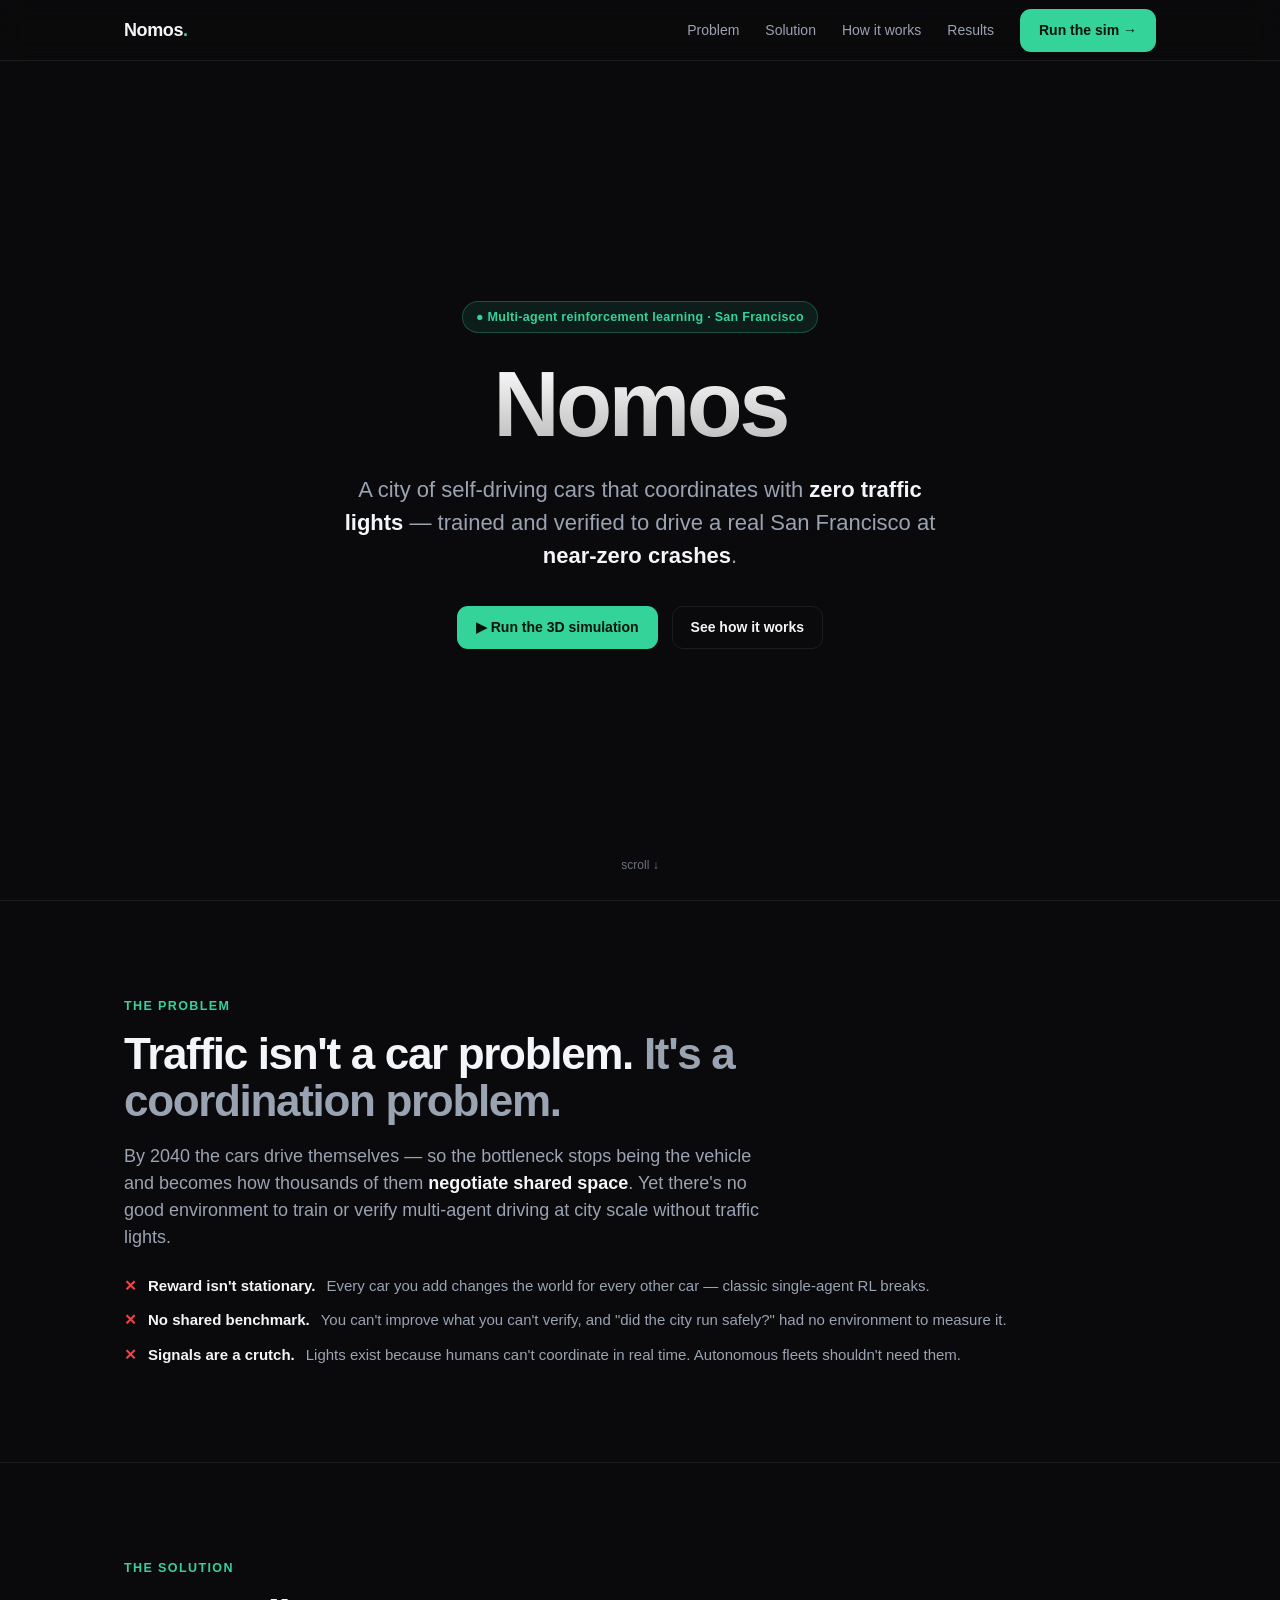
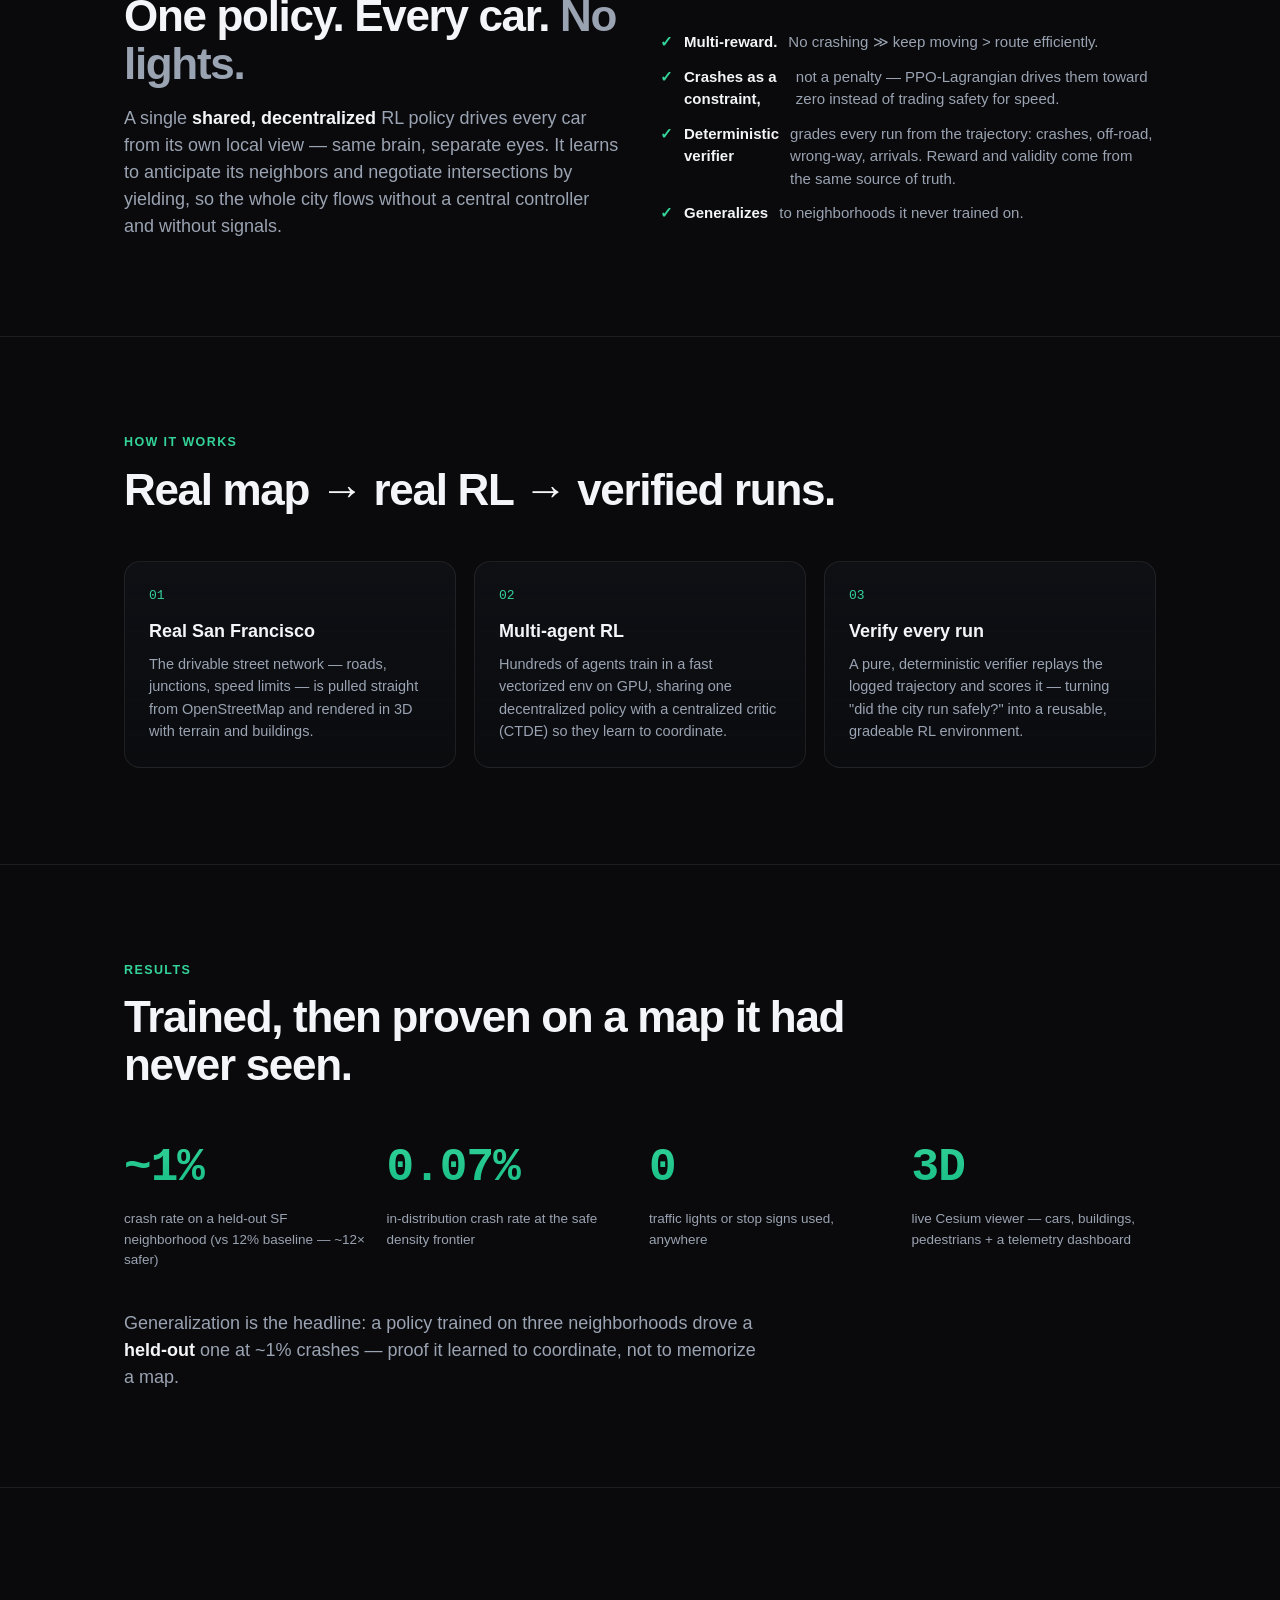
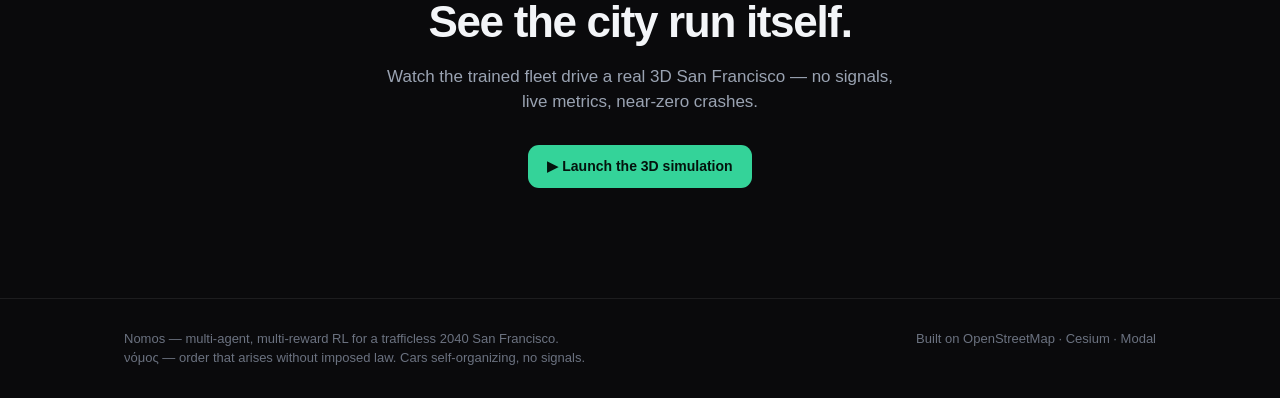
<file: smoothride/demo/landing.html>
<!DOCTYPE html>
<html lang="en">
<head>
<meta charset="utf-8" />
<meta name="viewport" content="width=device-width, initial-scale=1" />
<title>Nomos — RL for a trafficless city</title>
<style>
  :root{
    --bg:#0a0a0c; --bg2:#0e1014; --ink:#f3f5f8; --mut:#9aa3b2; --mut2:#6b7280;
    --line:rgba(255,255,255,.08); --grn:#34d399; --grn2:#10b981; --amber:#f59e0b;
    --sans:-apple-system,BlinkMacSystemFont,"Segoe UI",Inter,Roboto,sans-serif;
    --mono:ui-monospace,SFMono-Regular,Menlo,monospace;
  }
  *{box-sizing:border-box;margin:0;padding:0}
  html{scroll-behavior:smooth}
  body{background:var(--bg);color:var(--ink);font-family:var(--sans);-webkit-font-smoothing:antialiased;line-height:1.5}
  a{color:inherit;text-decoration:none}
  .wrap{max-width:1080px;margin:0 auto;padding:0 24px}

  /* nav */
  nav{position:fixed;top:0;left:0;right:0;z-index:50;backdrop-filter:blur(12px);
    background:rgba(10,10,12,.6);border-bottom:1px solid var(--line)}
  nav .wrap{display:flex;align-items:center;justify-content:space-between;height:60px}
  .brand{font-weight:800;font-size:18px;letter-spacing:-.4px}
  .brand b{color:var(--grn)}
  .nav-links{display:flex;gap:26px;align-items:center;font-size:14px;color:var(--mut)}
  .nav-links a:hover{color:var(--ink)}
  .btn{display:inline-flex;align-items:center;gap:8px;background:var(--grn);color:#04130d;font-weight:700;
    font-size:14px;padding:10px 18px;border-radius:11px;transition:.2s;border:1px solid transparent}
  .btn:hover{filter:brightness(1.08);transform:translateY(-1px)}
  .btn.ghost{background:transparent;color:var(--ink);border-color:var(--line)}
  .btn.ghost:hover{background:rgba(255,255,255,.05)}
  .nav-links .btn{color:#04130d}

  /* hero */
  .hero{position:relative;min-height:100vh;display:flex;align-items:center;justify-content:center;overflow:hidden;text-align:center}
  .paths{position:absolute;inset:0;pointer-events:none}
  .paths svg{width:100%;height:100%}
  .paths path{fill:none;stroke:var(--grn)}
  .hero-inner{position:relative;z-index:2;max-width:880px;padding:90px 24px 40px}
  .eyebrow{display:inline-flex;align-items:center;gap:8px;font-size:12.5px;font-weight:600;letter-spacing:.3px;
    color:var(--grn);background:rgba(52,211,153,.1);border:1px solid rgba(52,211,153,.28);
    padding:6px 13px;border-radius:99px;margin-bottom:26px;opacity:0;animation:fade .8s .1s forwards}
  h1.title{font-size:clamp(44px,8vw,92px);font-weight:800;letter-spacing:-.04em;line-height:.98}
  h1.title .ltr{display:inline-block;opacity:0;transform:translateY(60px);
    background:linear-gradient(180deg,#fff,rgba(255,255,255,.72));-webkit-background-clip:text;background-clip:text;color:transparent}
  .lede{font-size:clamp(17px,2.4vw,22px);color:var(--mut);max-width:620px;margin:24px auto 0;opacity:0;animation:fade 1s 1s forwards}
  .lede b{color:var(--ink);font-weight:600}
  .cta-row{display:flex;gap:14px;justify-content:center;flex-wrap:wrap;margin-top:34px;opacity:0;animation:fade 1s 1.25s forwards}
  .scrollcue{position:absolute;bottom:26px;left:50%;transform:translateX(-50%);color:var(--mut2);font-size:12px;z-index:2;
    opacity:0;animation:fade 1s 1.8s forwards}
  @keyframes fade{to{opacity:1}}

  /* sections */
  section{padding:96px 0;border-top:1px solid var(--line)}
  .kicker{font-size:12.5px;font-weight:700;letter-spacing:1.4px;text-transform:uppercase;color:var(--grn);margin-bottom:14px}
  h2{font-size:clamp(28px,4vw,44px);font-weight:800;letter-spacing:-.03em;line-height:1.08;max-width:760px}
  h2 .dim{color:var(--mut)}
  .lead{font-size:18px;color:var(--mut);max-width:640px;margin-top:18px}
  .lead b{color:var(--ink);font-weight:600}

  .grid{display:grid;gap:18px;margin-top:48px}
  .g3{grid-template-columns:repeat(3,1fr)}
  .g2{grid-template-columns:1.1fr .9fr}
  .g4{grid-template-columns:repeat(4,1fr)}
  @media(max-width:840px){.g3,.g2,.g4{grid-template-columns:1fr}}
  .card{background:linear-gradient(180deg,var(--bg2),rgba(14,16,20,.4));border:1px solid var(--line);
    border-radius:16px;padding:24px;transition:.2s}
  .card:hover{border-color:rgba(52,211,153,.35);transform:translateY(-2px)}
  .card .n{font-family:var(--mono);font-size:13px;color:var(--grn);margin-bottom:12px}
  .card h3{font-size:18px;font-weight:700;margin-bottom:8px}
  .card p{font-size:14.5px;color:var(--mut);line-height:1.55}

  /* stats */
  .stats{display:grid;grid-template-columns:repeat(4,1fr);gap:18px;margin-top:46px}
  @media(max-width:840px){.stats{grid-template-columns:1fr 1fr}}
  .stat{text-align:left}
  .stat .v{font-family:var(--mono);font-size:clamp(30px,5vw,46px);font-weight:700;letter-spacing:-.02em;
    background:linear-gradient(180deg,var(--grn),var(--grn2));-webkit-background-clip:text;background-clip:text;color:transparent}
  .stat .l{font-size:13.5px;color:var(--mut);margin-top:6px}

  .split{display:grid;grid-template-columns:1fr 1fr;gap:40px;align-items:center}
  @media(max-width:840px){.split{grid-template-columns:1fr}}
  .badlist,.goodlist{list-style:none;display:flex;flex-direction:column;gap:12px;margin-top:24px}
  .badlist li,.goodlist li{display:flex;gap:11px;font-size:15px;color:var(--mut);align-items:flex-start}
  .badlist li::before{content:"✕";color:#ef4444;font-weight:700}
  .goodlist li::before{content:"✓";color:var(--grn);font-weight:700}
  .goodlist li b,.badlist li b{color:var(--ink);font-weight:600}

  /* final cta */
  .final{text-align:center;padding:110px 0}
  .final h2{margin:0 auto}
  .final p{color:var(--mut);margin:18px auto 0;max-width:520px;font-size:17px}
  footer{border-top:1px solid var(--line);padding:30px 0;color:var(--mut2);font-size:13px}
  footer .wrap{display:flex;justify-content:space-between;flex-wrap:wrap;gap:10px}
</style>
</head>
<body>
<nav><div class="wrap">
  <div class="brand" title="νόμος — order that arises without imposed law">Nomos<b>.</b></div>
  <div class="nav-links">
    <a href="#problem">Problem</a>
    <a href="#solution">Solution</a>
    <a href="#how">How it works</a>
    <a href="#results">Results</a>
    <a class="btn" href="cesium/index.html">Run the sim →</a>
  </div>
</div></nav>

<header class="hero">
  <div class="paths" id="paths"></div>
  <div class="hero-inner">
    <div class="eyebrow">● Multi-agent reinforcement learning · San Francisco</div>
    <h1 class="title" id="title">Nomos</h1>
    <p class="lede">A city of self-driving cars that coordinates with <b>zero traffic lights</b> — trained and verified to drive a real San Francisco at <b>near-zero crashes</b>.</p>
    <div class="cta-row">
      <a class="btn" href="cesium/index.html">▶ Run the 3D simulation</a>
      <a class="btn ghost" href="#problem">See how it works</a>
    </div>
  </div>
  <div class="scrollcue">scroll ↓</div>
</header>

<section id="problem"><div class="wrap">
  <div class="kicker">The problem</div>
  <h2>Traffic isn't a car problem. <span class="dim">It's a coordination problem.</span></h2>
  <p class="lead">By 2040 the cars drive themselves — so the bottleneck stops being the vehicle and becomes how thousands of them <b>negotiate shared space</b>. Yet there's no good environment to train or verify multi-agent driving at city scale without traffic lights.</p>
  <ul class="badlist">
    <li><b>Reward isn't stationary.</b> Every car you add changes the world for every other car — classic single-agent RL breaks.</li>
    <li><b>No shared benchmark.</b> You can't improve what you can't verify, and "did the city run safely?" had no environment to measure it.</li>
    <li><b>Signals are a crutch.</b> Lights exist because humans can't coordinate in real time. Autonomous fleets shouldn't need them.</li>
  </ul>
</div></section>

<section id="solution"><div class="wrap">
  <div class="kicker">The solution</div>
  <div class="split">
    <div>
      <h2>One policy. Every car. <span class="dim">No lights.</span></h2>
      <p class="lead">A single <b>shared, decentralized</b> RL policy drives every car from its own local view — same brain, separate eyes. It learns to anticipate its neighbors and negotiate intersections by yielding, so the whole city flows without a central controller and without signals.</p>
    </div>
    <ul class="goodlist">
      <li><b>Multi-reward.</b> No crashing ≫ keep moving > route efficiently.</li>
      <li><b>Crashes as a constraint,</b> not a penalty — PPO-Lagrangian drives them toward zero instead of trading safety for speed.</li>
      <li><b>Deterministic verifier</b> grades every run from the trajectory: crashes, off-road, wrong-way, arrivals. Reward and validity come from the same source of truth.</li>
      <li><b>Generalizes</b> to neighborhoods it never trained on.</li>
    </ul>
  </div>
</div></section>

<section id="how"><div class="wrap">
  <div class="kicker">How it works</div>
  <h2>Real map → real RL → verified runs.</h2>
  <div class="grid g3">
    <div class="card"><div class="n">01</div><h3>Real San Francisco</h3><p>The drivable street network — roads, junctions, speed limits — is pulled straight from OpenStreetMap and rendered in 3D with terrain and buildings.</p></div>
    <div class="card"><div class="n">02</div><h3>Multi-agent RL</h3><p>Hundreds of agents train in a fast vectorized env on GPU, sharing one decentralized policy with a centralized critic (CTDE) so they learn to coordinate.</p></div>
    <div class="card"><div class="n">03</div><h3>Verify every run</h3><p>A pure, deterministic verifier replays the logged trajectory and scores it — turning "did the city run safely?" into a reusable, gradeable RL environment.</p></div>
  </div>
</div></section>

<section id="results"><div class="wrap">
  <div class="kicker">Results</div>
  <h2>Trained, then proven on a map it had never seen.</h2>
  <div class="stats">
    <div class="stat"><div class="v">~1%</div><div class="l">crash rate on a held-out SF neighborhood (vs 12% baseline — ~12× safer)</div></div>
    <div class="stat"><div class="v">0.07%</div><div class="l">in-distribution crash rate at the safe density frontier</div></div>
    <div class="stat"><div class="v">0</div><div class="l">traffic lights or stop signs used, anywhere</div></div>
    <div class="stat"><div class="v">3D</div><div class="l">live Cesium viewer — cars, buildings, pedestrians + a telemetry dashboard</div></div>
  </div>
  <p class="lead" style="margin-top:40px">Generalization is the headline: a policy trained on three neighborhoods drove a <b>held-out</b> one at ~1% crashes — proof it learned to coordinate, not to memorize a map.</p>
</div></section>

<section class="final"><div class="wrap">
  <h2>See the city run itself.</h2>
  <p>Watch the trained fleet drive a real 3D San Francisco — no signals, live metrics, near-zero crashes.</p>
  <div class="cta-row" style="margin-top:30px;animation:none;opacity:1">
    <a class="btn" href="cesium/index.html">▶ Launch the 3D simulation</a>
  </div>
</div></section>

<footer><div class="wrap">
  <div>Nomos — multi-agent, multi-reward RL for a trafficless 2040 San Francisco.<br><span style="color:var(--mut2)">νόμος — order that arises without imposed law. Cars self-organizing, no signals.</span></div>
  <div>Built on OpenStreetMap · Cesium · Modal</div>
</div></footer>

<script>
// ---- animated FloatingPaths background (vanilla port) ----
function buildPaths(position) {
  let p = "";
  for (let i = 0; i < 36; i++) {
    const d = `M-${380 - i * 5 * position} -${189 + i * 6}C-${380 - i * 5 * position} -${189 + i * 6} -${312 - i * 5 * position} ${216 - i * 6} ${152 - i * 5 * position} ${343 - i * 6}C${616 - i * 5 * position} ${470 - i * 6} ${684 - i * 5 * position} ${875 - i * 6} ${684 - i * 5 * position} ${875 - i * 6}`;
    const w = (0.5 + i * 0.03).toFixed(2);
    const op = (0.10 + i * 0.022).toFixed(3);
    const dur = (20 + (i % 10) * 1.4).toFixed(1);
    const dash = 1400;
    p += `<path d="${d}" stroke-width="${w}" stroke-opacity="${op}"
      style="stroke-dasharray:${dash};stroke-dashoffset:${dash};animation:flow ${dur}s linear infinite;animation-delay:-${(i*0.5).toFixed(1)}s"/>`;
  }
  return `<svg viewBox="0 0 696 316" preserveAspectRatio="xMidYMid slice" fill="none">${p}</svg>`;
}
document.getElementById("paths").innerHTML = buildPaths(1) + buildPaths(-1);

// flow keyframes (injected so we can use stroke-dashoffset animation)
const st = document.createElement("style");
st.textContent = "@keyframes flow{0%{stroke-dashoffset:1400;opacity:.3}50%{opacity:.7}100%{stroke-dashoffset:0;opacity:.3}}";
document.head.appendChild(st);

// ---- staggered title letters ----
const el = document.getElementById("title"), text = el.textContent;
el.textContent = "";
[...text].forEach((ch, i) => {
  const s = document.createElement("span");
  s.className = "ltr"; s.textContent = ch;
  s.style.animation = "fadeUp .7s forwards";
  s.style.animationDelay = (0.2 + i * 0.05) + "s";
  el.appendChild(s);
});
const st2 = document.createElement("style");
st2.textContent = "@keyframes fadeUp{to{opacity:1;transform:translateY(0)}}";
document.head.appendChild(st2);
</script>
</body>
</html>
</file>
